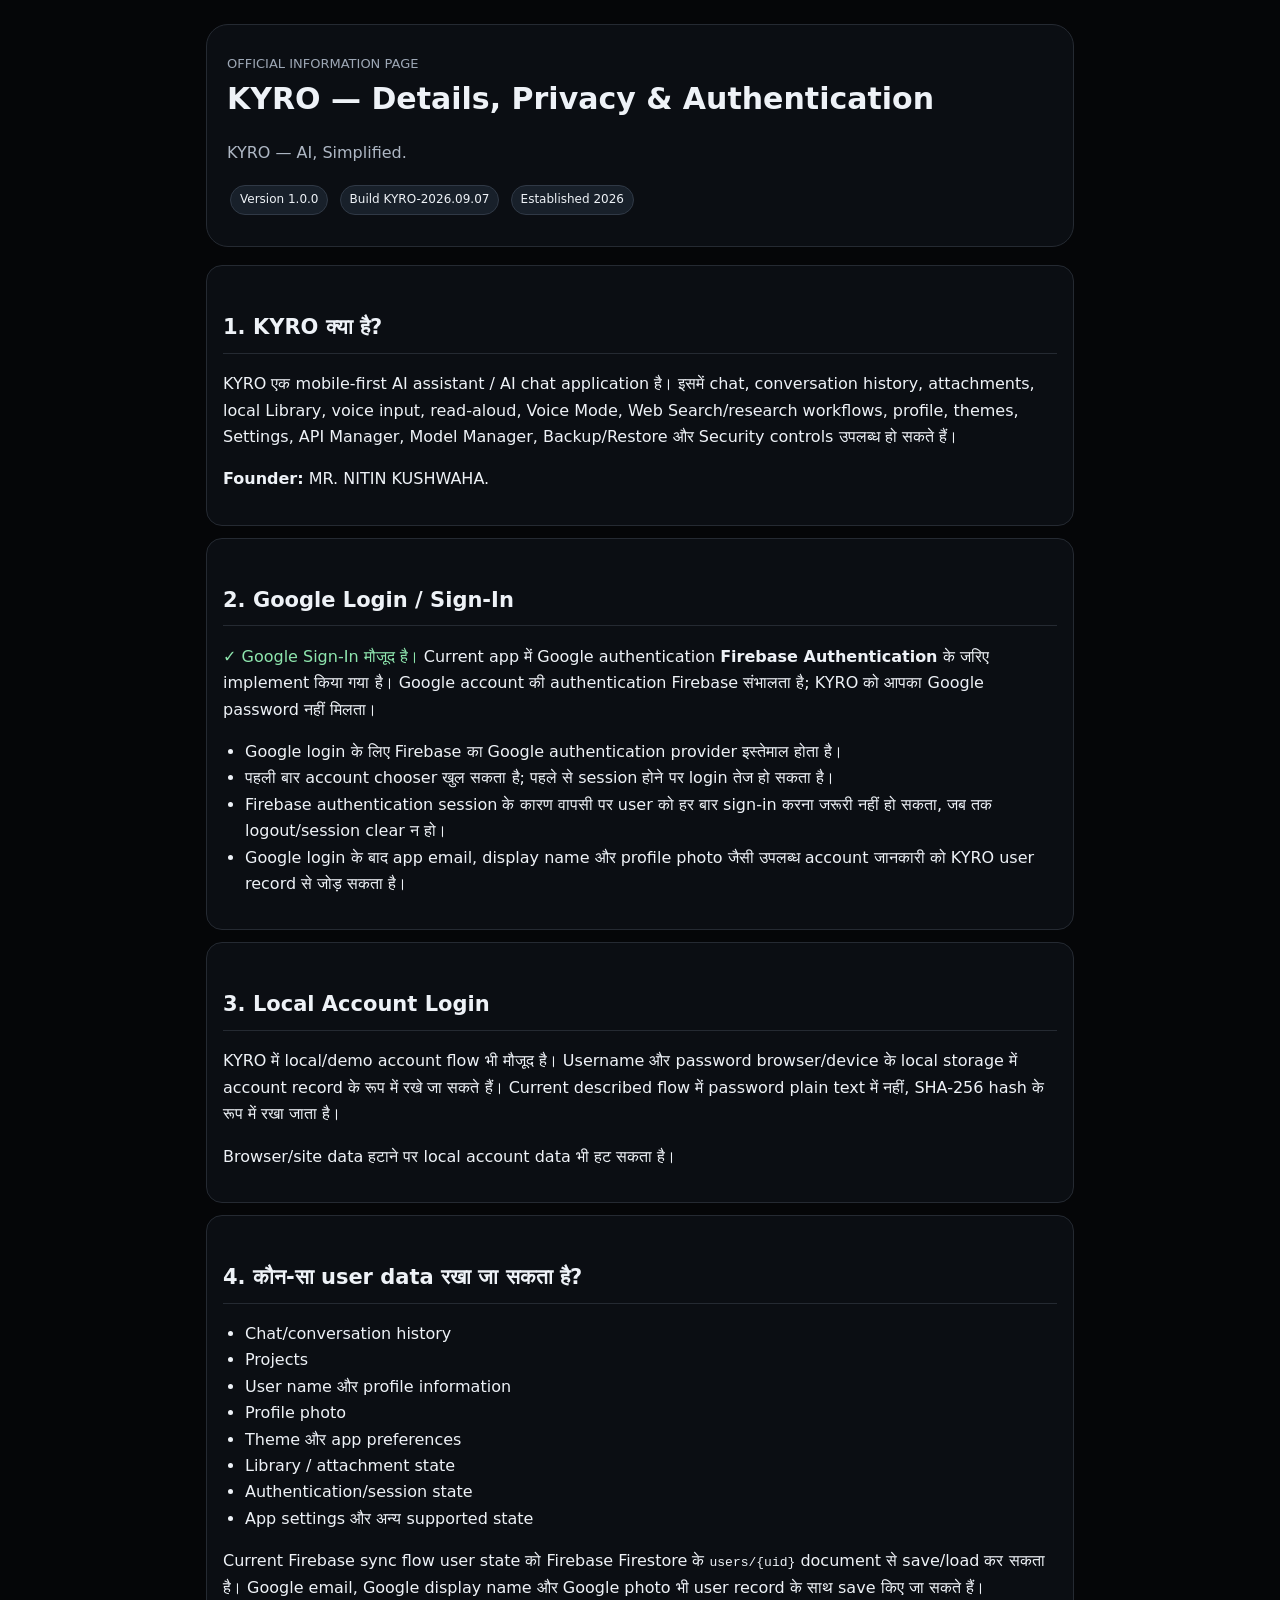
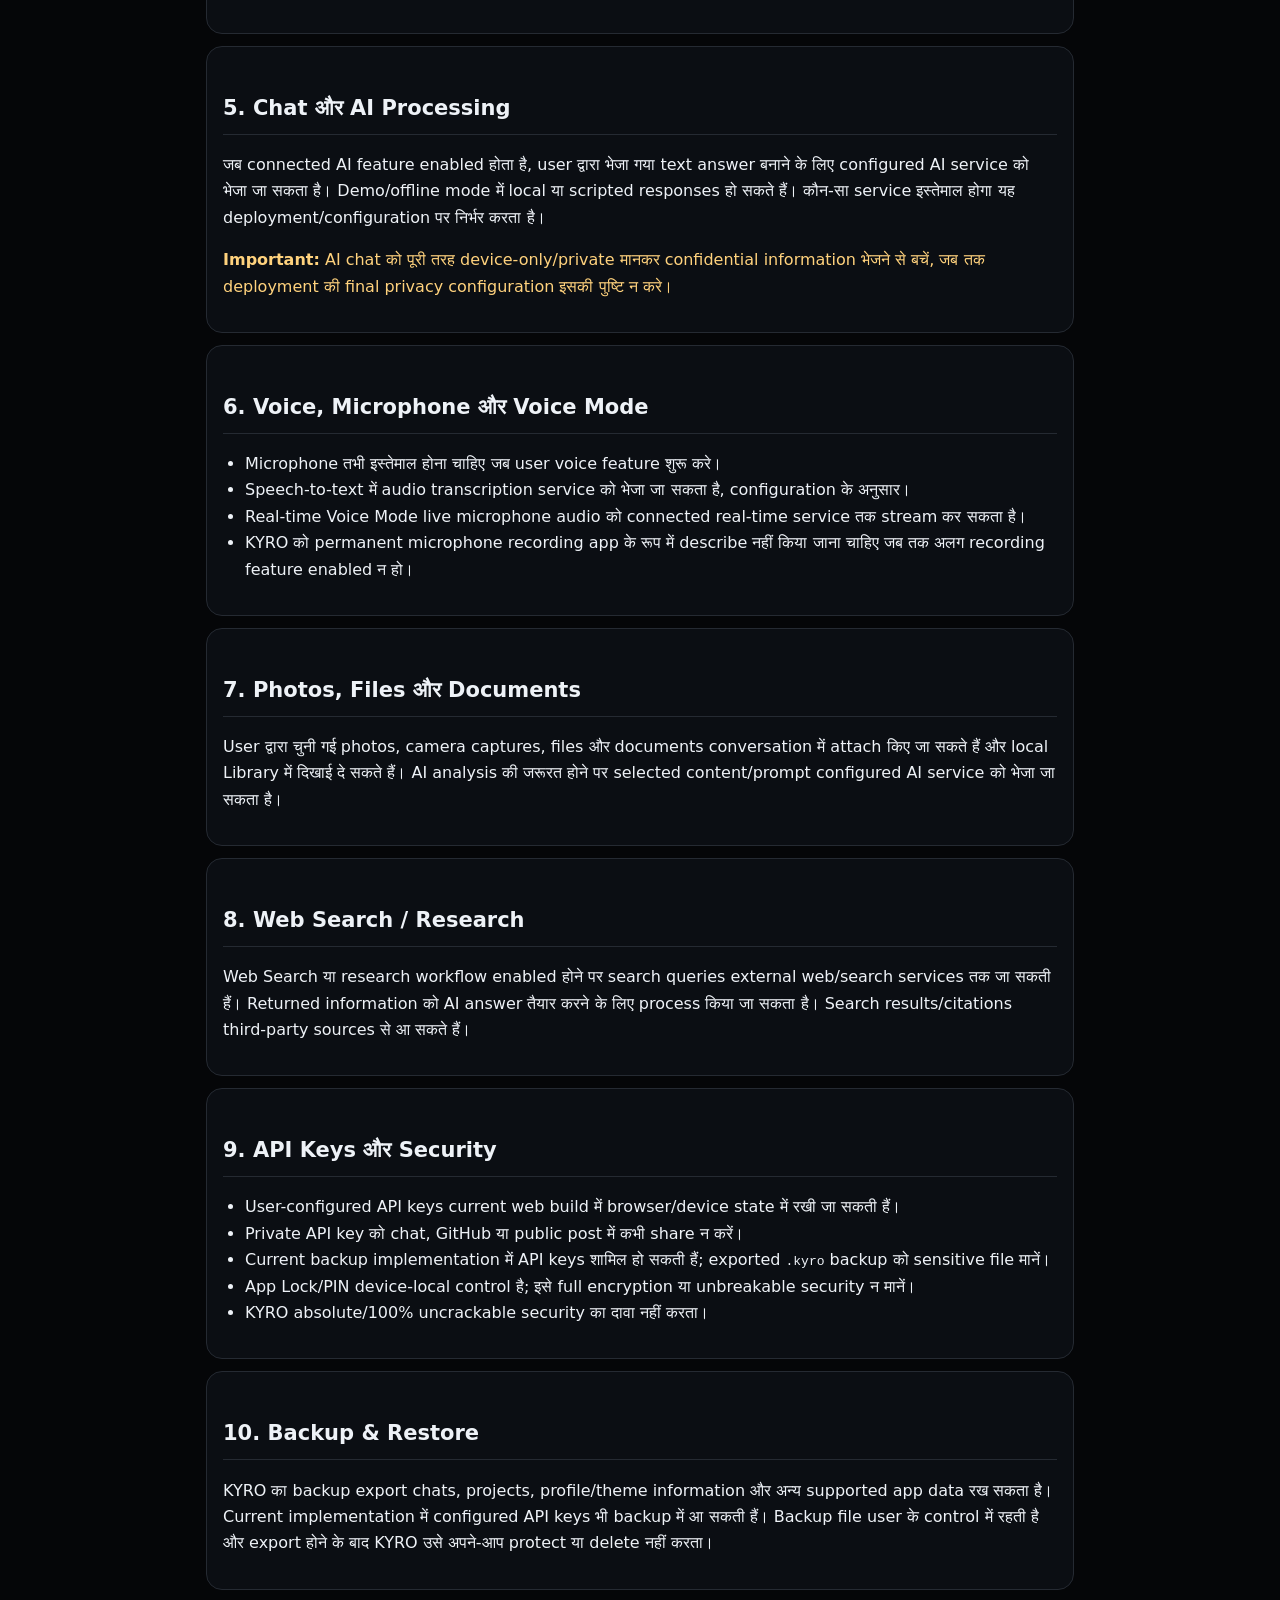
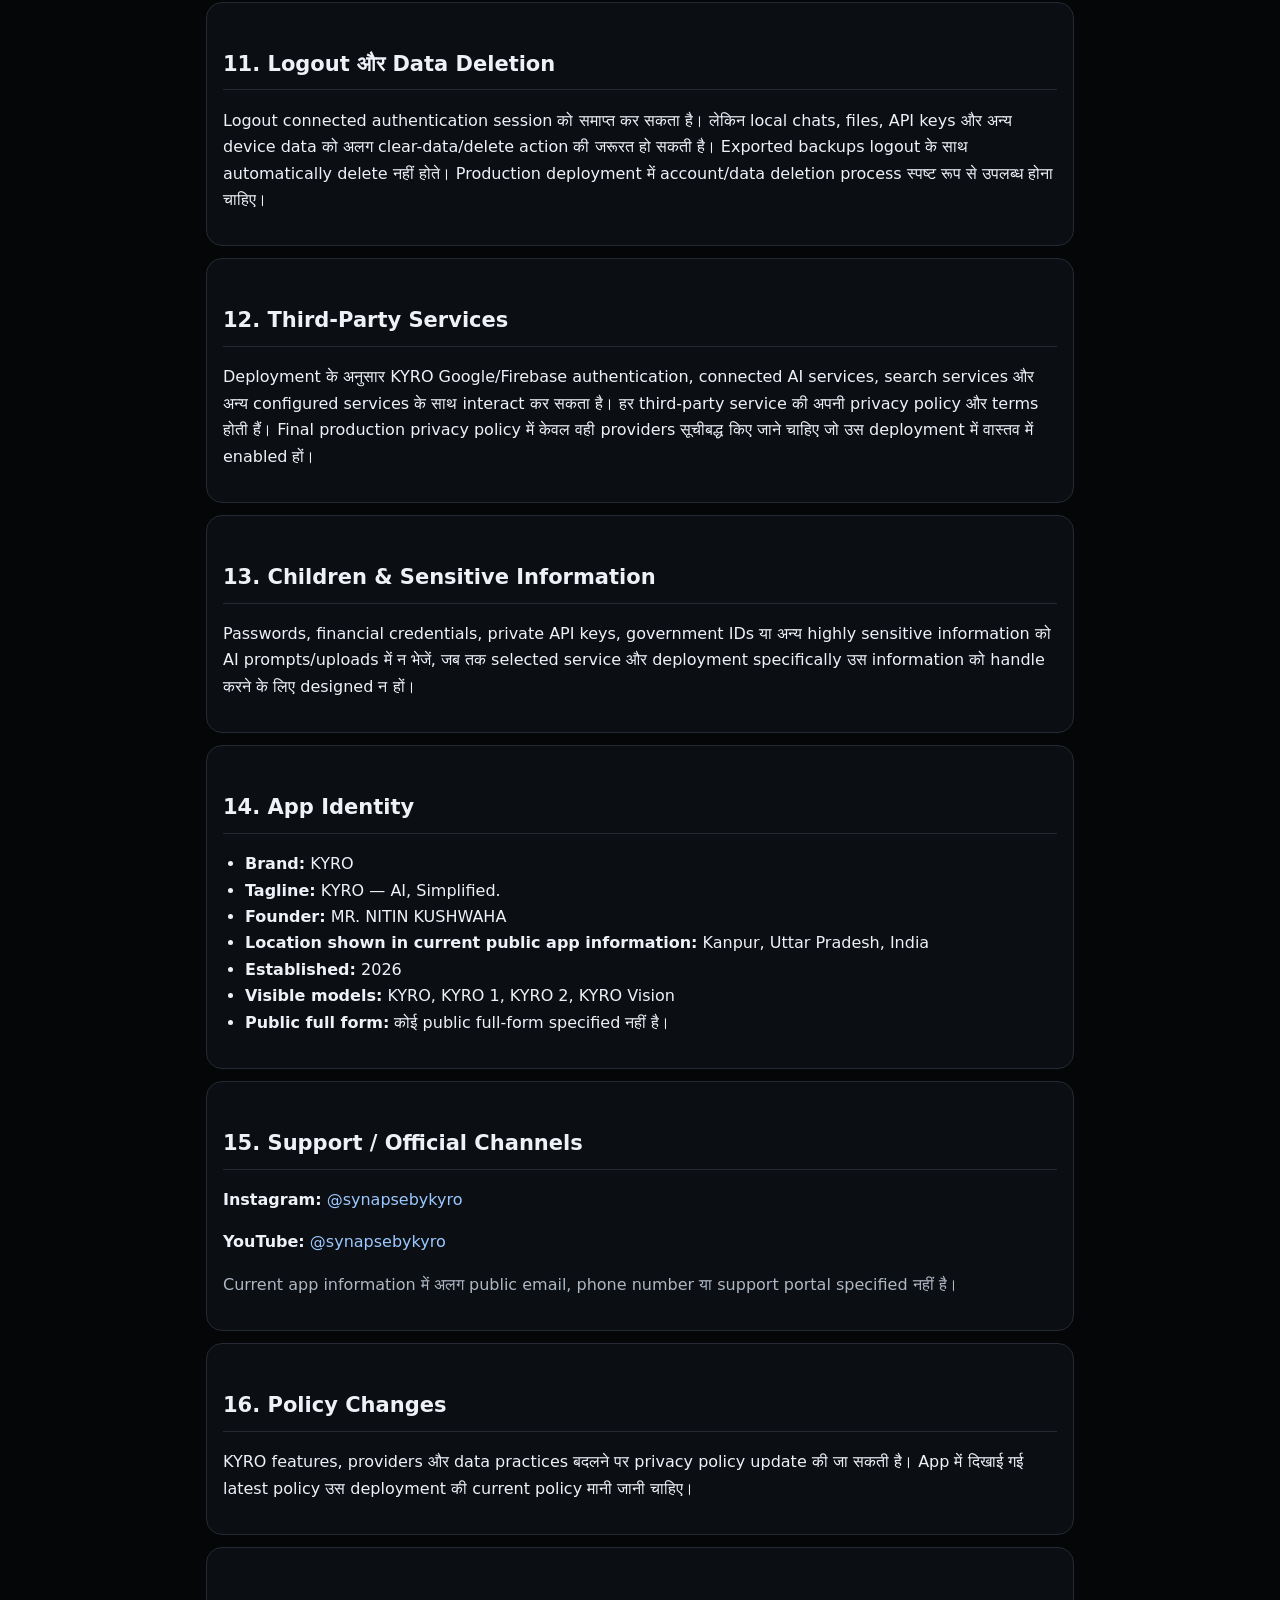
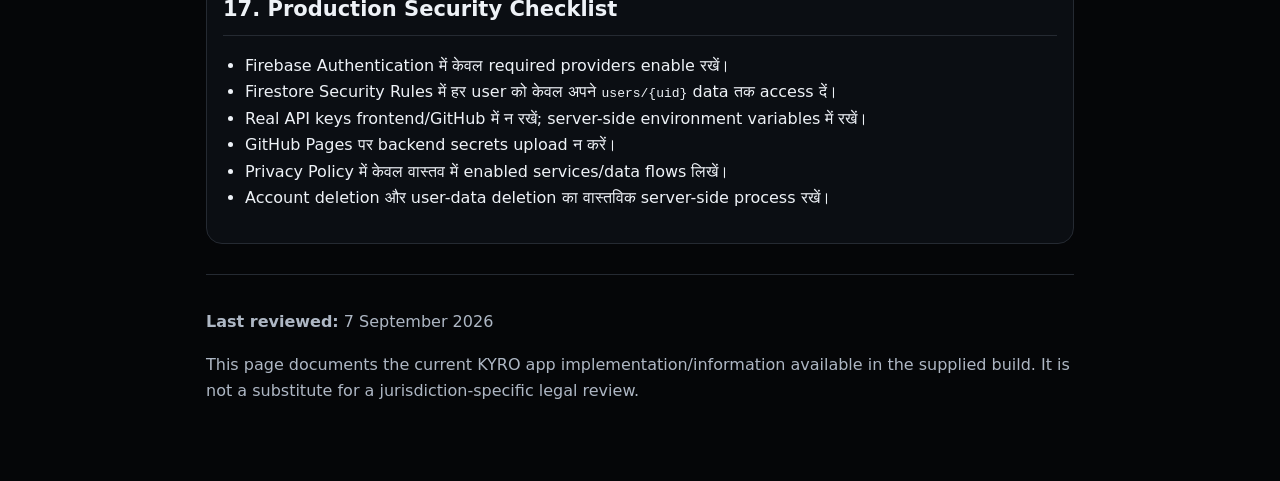
<file: Privacy.html>
<!doctype html>
<html lang="hi">
<head>
<meta charset="utf-8">
<meta name="viewport" content="width=device-width,initial-scale=1">
<title>KYRO — Details, Privacy & Authentication</title>
<style>
*{box-sizing:border-box}body{margin:0;font-family:system-ui,-apple-system,Segoe UI,Roboto,Arial,sans-serif;background:#050608;color:#eef2f7;line-height:1.65}
.wrap{max-width:900px;margin:auto;padding:24px 16px 60px}.hero{padding:28px 20px;border:1px solid #252a32;border-radius:22px;background:#0b0e13;margin-bottom:18px}
h1{margin:0 0 6px;font-size:30px}h2{font-size:21px;margin-top:28px;border-bottom:1px solid #252a32;padding-bottom:8px}h3{font-size:17px;margin-top:20px}
.card{background:#0b0e13;border:1px solid #252a32;border-radius:16px;padding:16px;margin:12px 0}
.badge{display:inline-block;padding:4px 9px;border-radius:999px;background:#18202a;border:1px solid #303946;font-size:12px;margin:3px}
.muted{color:#aeb7c4}.ok{color:#8ee6ae}.warn{color:#ffd27d}
ul{padding-left:22px}.meta{font-size:13px;color:#9da7b5}.footer{margin-top:30px;padding-top:18px;border-top:1px solid #252a32;color:#aeb7c4}
a{color:#9cc8ff;text-decoration:none}a:hover{text-decoration:underline}
</style>
</head>
<body>
<div class="wrap">
<section class="hero">
  <div class="meta">OFFICIAL INFORMATION PAGE</div>
  <h1>KYRO — Details, Privacy & Authentication</h1>
  <p class="muted">KYRO — AI, Simplified.</p>
  <span class="badge">Version 1.0.0</span>
  <span class="badge">Build KYRO-2026.09.07</span>
  <span class="badge">Established 2026</span>
</section>

<div class="card">
<h2>1. KYRO क्या है?</h2>
<p>KYRO एक mobile-first AI assistant / AI chat application है। इसमें chat, conversation history, attachments, local Library, voice input, read-aloud, Voice Mode, Web Search/research workflows, profile, themes, Settings, API Manager, Model Manager, Backup/Restore और Security controls उपलब्ध हो सकते हैं।</p>
<p><b>Founder:</b> MR. NITIN KUSHWAHA.</p>
</div>

<div class="card">
<h2>2. Google Login / Sign-In</h2>
<p><span class="ok">✓ Google Sign-In मौजूद है।</span> Current app में Google authentication <b>Firebase Authentication</b> के जरिए implement किया गया है। Google account की authentication Firebase संभालता है; KYRO को आपका Google password नहीं मिलता।</p>
<ul>
<li>Google login के लिए Firebase का Google authentication provider इस्तेमाल होता है।</li>
<li>पहली बार account chooser खुल सकता है; पहले से session होने पर login तेज हो सकता है।</li>
<li>Firebase authentication session के कारण वापसी पर user को हर बार sign-in करना जरूरी नहीं हो सकता, जब तक logout/session clear न हो।</li>
<li>Google login के बाद app email, display name और profile photo जैसी उपलब्ध account जानकारी को KYRO user record से जोड़ सकता है।</li>
</ul>
</div>

<div class="card">
<h2>3. Local Account Login</h2>
<p>KYRO में local/demo account flow भी मौजूद है। Username और password browser/device के local storage में account record के रूप में रखे जा सकते हैं। Current described flow में password plain text में नहीं, SHA-256 hash के रूप में रखा जाता है।</p>
<p>Browser/site data हटाने पर local account data भी हट सकता है।</p>
</div>

<div class="card">
<h2>4. कौन-सा user data रखा जा सकता है?</h2>
<ul>
<li>Chat/conversation history</li>
<li>Projects</li>
<li>User name और profile information</li>
<li>Profile photo</li>
<li>Theme और app preferences</li>
<li>Library / attachment state</li>
<li>Authentication/session state</li>
<li>App settings और अन्य supported state</li>
</ul>
<p>Current Firebase sync flow user state को Firebase Firestore के <code>users/{uid}</code> document से save/load कर सकता है। Google email, Google display name और Google photo भी user record के साथ save किए जा सकते हैं।</p>
</div>

<div class="card">
<h2>5. Chat और AI Processing</h2>
<p>जब connected AI feature enabled होता है, user द्वारा भेजा गया text answer बनाने के लिए configured AI service को भेजा जा सकता है। Demo/offline mode में local या scripted responses हो सकते हैं। कौन-सा service इस्तेमाल होगा यह deployment/configuration पर निर्भर करता है।</p>
<p class="warn"><b>Important:</b> AI chat को पूरी तरह device-only/private मानकर confidential information भेजने से बचें, जब तक deployment की final privacy configuration इसकी पुष्टि न करे।</p>
</div>

<div class="card">
<h2>6. Voice, Microphone और Voice Mode</h2>
<ul>
<li>Microphone तभी इस्तेमाल होना चाहिए जब user voice feature शुरू करे।</li>
<li>Speech-to-text में audio transcription service को भेजा जा सकता है, configuration के अनुसार।</li>
<li>Real-time Voice Mode live microphone audio को connected real-time service तक stream कर सकता है।</li>
<li>KYRO को permanent microphone recording app के रूप में describe नहीं किया जाना चाहिए जब तक अलग recording feature enabled न हो।</li>
</ul>
</div>

<div class="card">
<h2>7. Photos, Files और Documents</h2>
<p>User द्वारा चुनी गई photos, camera captures, files और documents conversation में attach किए जा सकते हैं और local Library में दिखाई दे सकते हैं। AI analysis की जरूरत होने पर selected content/prompt configured AI service को भेजा जा सकता है।</p>
</div>

<div class="card">
<h2>8. Web Search / Research</h2>
<p>Web Search या research workflow enabled होने पर search queries external web/search services तक जा सकती हैं। Returned information को AI answer तैयार करने के लिए process किया जा सकता है। Search results/citations third-party sources से आ सकते हैं।</p>
</div>

<div class="card">
<h2>9. API Keys और Security</h2>
<ul>
<li>User-configured API keys current web build में browser/device state में रखी जा सकती हैं।</li>
<li>Private API key को chat, GitHub या public post में कभी share न करें।</li>
<li>Current backup implementation में API keys शामिल हो सकती हैं; exported <code>.kyro</code> backup को sensitive file मानें।</li>
<li>App Lock/PIN device-local control है; इसे full encryption या unbreakable security न मानें।</li>
<li>KYRO absolute/100% uncrackable security का दावा नहीं करता।</li>
</ul>
</div>

<div class="card">
<h2>10. Backup & Restore</h2>
<p>KYRO का backup export chats, projects, profile/theme information और अन्य supported app data रख सकता है। Current implementation में configured API keys भी backup में आ सकती हैं। Backup file user के control में रहती है और export होने के बाद KYRO उसे अपने-आप protect या delete नहीं करता।</p>
</div>

<div class="card">
<h2>11. Logout और Data Deletion</h2>
<p>Logout connected authentication session को समाप्त कर सकता है। लेकिन local chats, files, API keys और अन्य device data को अलग clear-data/delete action की जरूरत हो सकती है। Exported backups logout के साथ automatically delete नहीं होते। Production deployment में account/data deletion process स्पष्ट रूप से उपलब्ध होना चाहिए।</p>
</div>

<div class="card">
<h2>12. Third-Party Services</h2>
<p>Deployment के अनुसार KYRO Google/Firebase authentication, connected AI services, search services और अन्य configured services के साथ interact कर सकता है। हर third-party service की अपनी privacy policy और terms होती हैं। Final production privacy policy में केवल वही providers सूचीबद्ध किए जाने चाहिए जो उस deployment में वास्तव में enabled हों।</p>
</div>

<div class="card">
<h2>13. Children & Sensitive Information</h2>
<p>Passwords, financial credentials, private API keys, government IDs या अन्य highly sensitive information को AI prompts/uploads में न भेजें, जब तक selected service और deployment specifically उस information को handle करने के लिए designed न हों।</p>
</div>

<div class="card">
<h2>14. App Identity</h2>
<ul>
<li><b>Brand:</b> KYRO</li>
<li><b>Tagline:</b> KYRO — AI, Simplified.</li>
<li><b>Founder:</b> MR. NITIN KUSHWAHA</li>
<li><b>Location shown in current public app information:</b> Kanpur, Uttar Pradesh, India</li>
<li><b>Established:</b> 2026</li>
<li><b>Visible models:</b> KYRO, KYRO 1, KYRO 2, KYRO Vision</li>
<li><b>Public full form:</b> कोई public full-form specified नहीं है।</li>
</ul>
</div>

<div class="card">
<h2>15. Support / Official Channels</h2>
<p><b>Instagram:</b> <a href="https://www.instagram.com/synapsebykyro" target="_blank" rel="noopener">@synapsebykyro</a></p>
<p><b>YouTube:</b> <a href="https://www.youtube.com/@synapsebykyro" target="_blank" rel="noopener">@synapsebykyro</a></p>
<p class="muted">Current app information में अलग public email, phone number या support portal specified नहीं है।</p>
</div>

<div class="card">
<h2>16. Policy Changes</h2>
<p>KYRO features, providers और data practices बदलने पर privacy policy update की जा सकती है। App में दिखाई गई latest policy उस deployment की current policy मानी जानी चाहिए।</p>
</div>

<div class="card">
<h2>17. Production Security Checklist</h2>
<ul>
<li>Firebase Authentication में केवल required providers enable रखें।</li>
<li>Firestore Security Rules में हर user को केवल अपने <code>users/{uid}</code> data तक access दें।</li>
<li>Real API keys frontend/GitHub में न रखें; server-side environment variables में रखें।</li>
<li>GitHub Pages पर backend secrets upload न करें।</li>
<li>Privacy Policy में केवल वास्तव में enabled services/data flows लिखें।</li>
<li>Account deletion और user-data deletion का वास्तविक server-side process रखें।</li>
</ul>
</div>

<div class="footer">
<p><b>Last reviewed:</b> 7 September 2026</p>
<p>This page documents the current KYRO app implementation/information available in the supplied build. It is not a substitute for a jurisdiction-specific legal review.</p>
</div>
</div>
</body>
</html>
</file>
